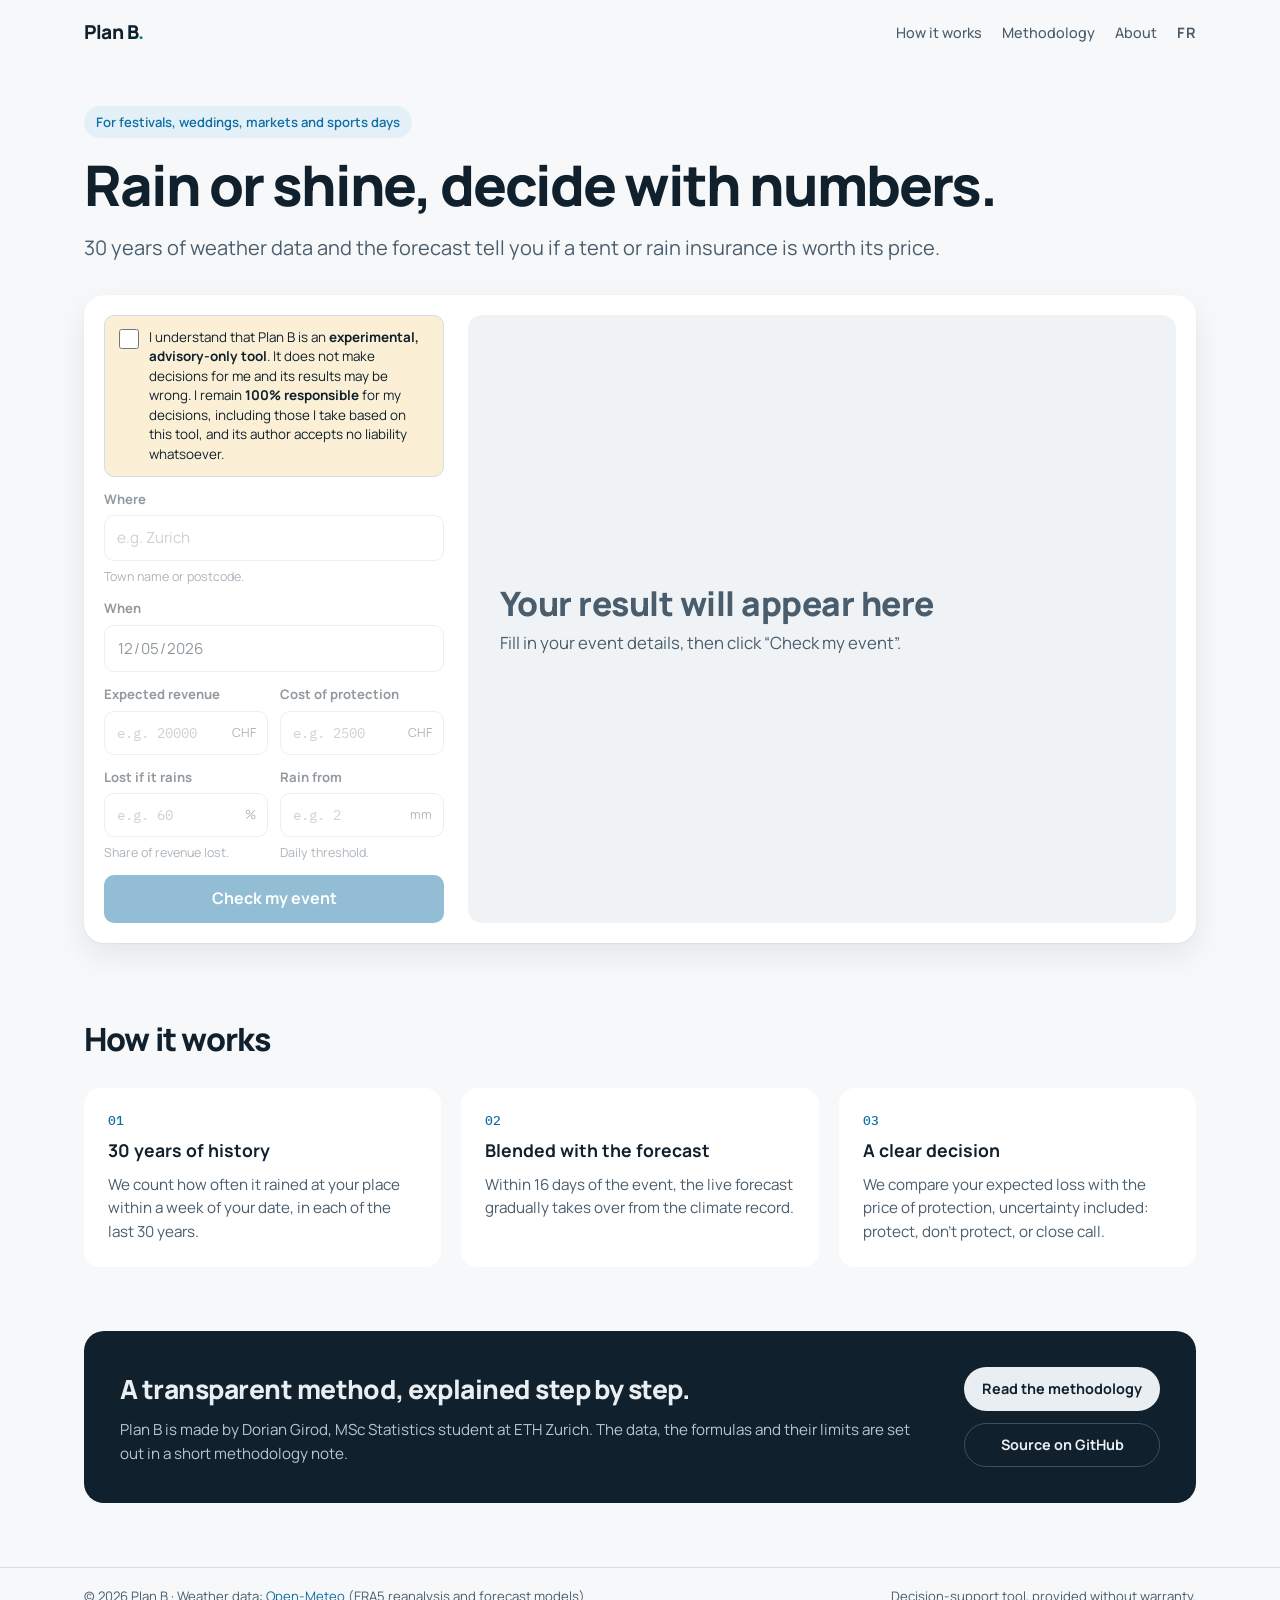
<file: docs/index.html>
<!doctype html>
<html lang="en">
<head>
<meta charset="utf-8">
<meta name="viewport" content="width=device-width, initial-scale=1, viewport-fit=cover">
<title>Plan B — Weather risk for outdoor events</title>
<meta name="description" content="Should you pay for a tent, an indoor fallback or rain insurance? 30 years of weather data and the current forecast give you a clear answer in CHF.">
<meta property="og:title" content="Plan B — Rain or shine, decide with numbers">
<meta property="og:description" content="Should you pay for a tent or rain insurance? 30 years of weather data and the current forecast give you the answer in CHF.">
<meta property="og:type" content="website">
<meta property="og:url" content="https://planb-meteo.ch/">
<meta property="og:site_name" content="Plan B">
<meta property="og:locale" content="en_GB">
<meta property="og:image" content="https://planb-meteo.ch/og-image-2x.png">
<meta property="og:image:width" content="2400">
<meta property="og:image:height" content="1260">
<meta property="og:image:alt" content="Plan B: rain or shine, decide with numbers. Example result: protect, 31% chance of rain.">
<meta name="twitter:card" content="summary_large_image">
<link rel="canonical" href="https://planb-meteo.ch/">
<meta name="theme-color" content="#10202c">
<link rel="icon" href="favicon.ico?v=3" sizes="48x48">
<link rel="icon" type="image/svg+xml" href="favicon.svg?v=3">
<link rel="icon" type="image/png" sizes="32x32" href="favicon-32.png?v=3">
<link rel="icon" type="image/png" sizes="192x192" href="favicon-192.png?v=3">
<link rel="apple-touch-icon" href="apple-touch-icon.png?v=3">
<link rel="alternate" hreflang="en" href="index.html">
<link rel="alternate" hreflang="fr" href="fr.html">
<link rel="preconnect" href="https://fonts.googleapis.com">
<link rel="preconnect" href="https://fonts.gstatic.com" crossorigin>
<link rel="stylesheet" href="https://fonts.googleapis.com/css2?family=IBM+Plex+Mono:wght@400;500&family=Manrope:wght@400;500;600;700;800&display=swap">
<link rel="stylesheet" href="style.css?v=2026-10-23j">
</head>
<body>
<header class="site-header">
  <div class="container">
    <a class="logo" href="index.html" aria-label="Plan B, home">Plan B<span>.</span></a>
    <nav class="nav" aria-label="Main">
      <a class="hide-sm" href="#how">How it works</a>
      <a class="hide-sm" href="rain-model.pdf" target="_blank" rel="noopener">Methodology</a>
      <a class="hide-sm" href="#about">About</a>
      <a class="lang" href="fr.html" lang="fr" hreflang="fr">FR</a>
    </nav>
  </div>
</header>

<main>
  <section class="container hero">
    <span class="pill">For festivals, weddings, markets and sports days</span>
    <h1>Rain or shine, decide with numbers.</h1>
    <p>30 years of weather data and the forecast tell you if a tent or rain insurance is worth its price.</p>
  </section>

  <section class="container" aria-label="Risk calculator">
    <div class="tool" id="tool">
      <form id="f" novalidate>
        <div class="consent full">
          <input id="ok" type="checkbox" required>
          <label for="ok">I understand that Plan B is an <strong>experimental, advisory-only tool</strong>. It does not make decisions for me and its results may be wrong. I remain <strong>100% responsible</strong> for my decisions, including those I take based on this tool, and its author accepts no liability whatsoever.</label>
        </div>
        <fieldset id="fields" class="fs" disabled>
        <div class="field full">
          <label for="place">Where</label>
          <input id="place" placeholder="e.g. Zurich" autocomplete="off" required>
          <small id="placeinfo" class="placeinfo" aria-live="polite">Town name or postcode.</small>
        </div>
        <div class="field full">
          <label for="date">When</label>
          <input id="date" type="date" required>
        </div>
        <div class="field">
          <label for="rev">Expected revenue</label>
          <div class="unit"><input id="rev" type="number" min="0" step="500" placeholder="e.g. 20000" inputmode="numeric" required><span>CHF</span></div>
        </div>
        <div class="field">
          <label for="cost">Cost of protection</label>
          <div class="unit"><input id="cost" type="number" min="0" step="100" placeholder="e.g. 2500" inputmode="numeric" required><span>CHF</span></div>
        </div>
        <div class="field">
          <label for="lam">Lost if it rains</label>
          <div class="unit"><input id="lam" type="number" min="0" max="100" step="5" placeholder="e.g. 60" inputmode="numeric" required><span>%</span></div>
          <small>Share of revenue lost.</small>
        </div>
        <div class="field">
          <label for="thr">Rain from</label>
          <div class="unit"><input id="thr" type="number" min="0.1" step="0.5" placeholder="e.g. 2" inputmode="decimal" required><span>mm</span></div>
          <small>Daily threshold.</small>
        </div>
        <button id="go" type="submit">Check my event</button>
        </fieldset>
      </form>

      <div class="result empty" id="result">
        <div class="verdict" id="verdict" aria-live="polite">
          <span class="tag" id="vtag">—</span>
          <h2 id="vtitle">Your result will appear here</h2>
          <p id="vtext">Fill in your event details, then click “Check my event”.</p>
          <div class="status" id="status" role="status"></div>
        </div>
        <div class="figs">
          <div class="fig"><span class="k">Chance of rain</span><span class="v" id="fp">—</span><span class="s" id="fps"></span></div>
          <div class="fig"><span class="k">Loss if it rains</span><span class="v" id="fl">—</span><span class="s" id="fls"></span></div>
          <div class="fig"><span class="k">Expected loss</span><span class="v" id="fe">—</span><span class="s" id="fes"></span></div>
          <div class="fig"><span class="k">Break-even</span><span class="v" id="fs">—</span><span class="s" id="fss"></span></div>
        </div>
      </div>
    </div>
  </section>

  <section class="container how" id="how">
    <h2 class="section">How it works</h2>
    <ol class="steps">
      <li><span class="n">01</span><h3>30 years of history</h3><p>We count how often it rained at your place within a week of your date, in each of the last 30 years.</p></li>
      <li><span class="n">02</span><h3>Blended with the forecast</h3><p>Within 16 days of the event, the live forecast gradually takes over from the climate record.</p></li>
      <li><span class="n">03</span><h3>A clear decision</h3><p>We compare your expected loss with the price of protection, uncertainty included: protect, don't protect, or close call.</p></li>
    </ol>
  </section>

  <section class="container about" id="about">
    <div class="band">
      <div class="band-text">
        <h2>A transparent method, explained step by step.</h2>
        <p>Plan B is made by Dorian Girod, MSc Statistics student at ETH Zurich. The data, the formulas and their limits are set out in a short methodology note.</p>
      </div>
      <div class="actions">
        <a class="btn light" href="rain-model.pdf" target="_blank" rel="noopener">Read the methodology</a>
        <a class="btn ghost" href="https://github.com/doriangirod/plan-b" target="_blank" rel="noopener">Source on GitHub</a>
      </div>
    </div>
  </section>
</main>

<footer class="site-footer">
  <div class="container">
    <p>© 2026 Plan B · Weather data: <a href="https://open-meteo.com/" target="_blank" rel="noopener">Open-Meteo</a> (ERA5 reanalysis and forecast models)</p>
    <p>Decision-support tool, provided without warranty.</p>
  </div>
</footer>
<script src="app.js?v=2026-10-23j"></script>
</body>
</html>
</file>
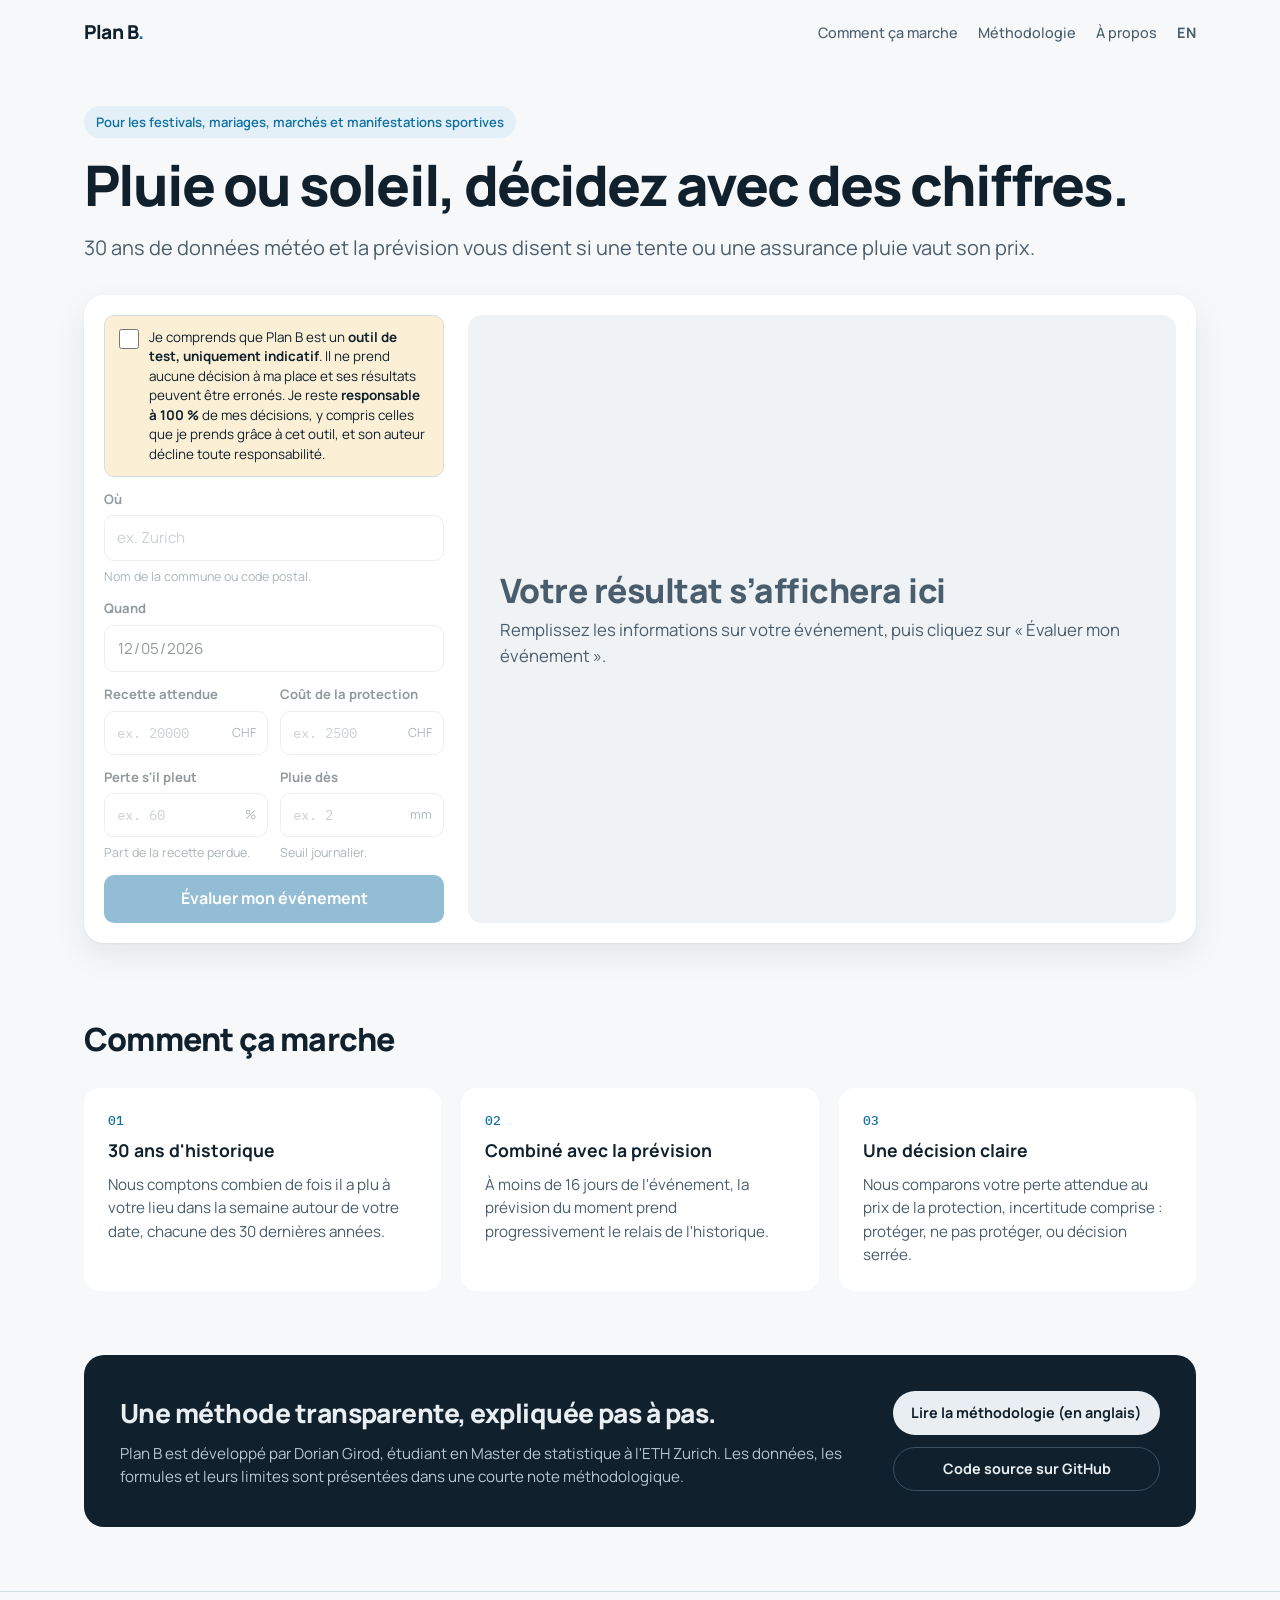
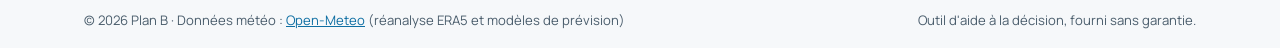
<file: docs/fr.html>
<!doctype html>
<html lang="fr">
<head>
<meta charset="utf-8">
<meta name="viewport" content="width=device-width, initial-scale=1, viewport-fit=cover">
<title>Plan B — Le risque météo pour vos événements en plein air</title>
<meta name="description" content="Faut-il payer une tente, une salle de repli ou une assurance pluie ? 30 ans de données météo et la prévision du moment vous donnent une réponse claire en CHF.">
<meta property="og:title" content="Plan B — Pluie ou soleil, décidez avec des chiffres">
<meta property="og:description" content="Faut-il payer une tente ou une assurance pluie ? 30 ans de données météo et la prévision du moment vous donnent la réponse en CHF.">
<meta property="og:type" content="website">
<meta property="og:url" content="https://planb-meteo.ch/fr.html">
<meta property="og:site_name" content="Plan B">
<meta property="og:locale" content="fr_CH">
<meta property="og:image" content="https://planb-meteo.ch/og-image-fr-2x.png">
<meta property="og:image:width" content="2400">
<meta property="og:image:height" content="1260">
<meta property="og:image:alt" content="Plan B : pluie ou soleil, décidez avec des chiffres. Exemple de résultat : protéger, 31 % de risque de pluie.">
<meta name="twitter:card" content="summary_large_image">
<link rel="canonical" href="https://planb-meteo.ch/fr.html">
<meta name="theme-color" content="#10202c">
<link rel="icon" href="favicon.ico?v=3" sizes="48x48">
<link rel="icon" type="image/svg+xml" href="favicon.svg?v=3">
<link rel="icon" type="image/png" sizes="32x32" href="favicon-32.png?v=3">
<link rel="icon" type="image/png" sizes="192x192" href="favicon-192.png?v=3">
<link rel="apple-touch-icon" href="apple-touch-icon.png?v=3">
<link rel="alternate" hreflang="en" href="index.html">
<link rel="alternate" hreflang="fr" href="fr.html">
<link rel="preconnect" href="https://fonts.googleapis.com">
<link rel="preconnect" href="https://fonts.gstatic.com" crossorigin>
<link rel="stylesheet" href="https://fonts.googleapis.com/css2?family=IBM+Plex+Mono:wght@400;500&family=Manrope:wght@400;500;600;700;800&display=swap">
<link rel="stylesheet" href="style.css?v=2026-10-23j">
</head>
<body>
<header class="site-header">
  <div class="container">
    <a class="logo" href="fr.html" aria-label="Plan B, accueil">Plan B<span>.</span></a>
    <nav class="nav" aria-label="Navigation principale">
      <a class="hide-sm" href="#how">Comment ça marche</a>
      <a class="hide-sm" href="rain-model.pdf" target="_blank" rel="noopener">Méthodologie</a>
      <a class="hide-sm" href="#about">À propos</a>
      <a class="lang" href="index.html" lang="en" hreflang="en">EN</a>
    </nav>
  </div>
</header>

<main>
  <section class="container hero">
    <span class="pill">Pour les festivals, mariages, marchés et manifestations sportives</span>
    <h1>Pluie ou soleil, décidez avec des chiffres.</h1>
    <p>30 ans de données météo et la prévision vous disent si une tente ou une assurance pluie vaut son prix.</p>
  </section>

  <section class="container" aria-label="Calculateur de risque">
    <div class="tool" id="tool">
      <form id="f" novalidate>
        <div class="consent full">
          <input id="ok" type="checkbox" required>
          <label for="ok">Je comprends que Plan B est un <strong>outil de test, uniquement indicatif</strong>. Il ne prend aucune décision à ma place et ses résultats peuvent être erronés. Je reste <strong>responsable à 100 %</strong> de mes décisions, y compris celles que je prends grâce à cet outil, et son auteur décline toute responsabilité.</label>
        </div>
        <fieldset id="fields" class="fs" disabled>
        <div class="field full">
          <label for="place">Où</label>
          <input id="place" placeholder="ex. Zurich" autocomplete="off" required>
          <small id="placeinfo" class="placeinfo" aria-live="polite">Nom de la commune ou code postal.</small>
        </div>
        <div class="field full">
          <label for="date">Quand</label>
          <input id="date" type="date" required>
        </div>
        <div class="field">
          <label for="rev">Recette attendue</label>
          <div class="unit"><input id="rev" type="number" min="0" step="500" placeholder="ex. 20000" inputmode="numeric" required><span>CHF</span></div>
        </div>
        <div class="field">
          <label for="cost">Coût de la protection</label>
          <div class="unit"><input id="cost" type="number" min="0" step="100" placeholder="ex. 2500" inputmode="numeric" required><span>CHF</span></div>
        </div>
        <div class="field">
          <label for="lam">Perte s'il pleut</label>
          <div class="unit"><input id="lam" type="number" min="0" max="100" step="5" placeholder="ex. 60" inputmode="numeric" required><span>%</span></div>
          <small>Part de la recette perdue.</small>
        </div>
        <div class="field">
          <label for="thr">Pluie dès</label>
          <div class="unit"><input id="thr" type="number" min="0.1" step="0.5" placeholder="ex. 2" inputmode="decimal" required><span>mm</span></div>
          <small>Seuil journalier.</small>
        </div>
        <button id="go" type="submit">Évaluer mon événement</button>
        </fieldset>
      </form>

      <div class="result empty" id="result">
        <div class="verdict" id="verdict" aria-live="polite">
          <span class="tag" id="vtag">—</span>
          <h2 id="vtitle">Votre résultat s’affichera ici</h2>
          <p id="vtext">Remplissez les informations sur votre événement, puis cliquez sur « Évaluer mon événement ».</p>
          <div class="status" id="status" role="status"></div>
        </div>
        <div class="figs">
          <div class="fig"><span class="k">Risque de pluie</span><span class="v" id="fp">—</span><span class="s" id="fps"></span></div>
          <div class="fig"><span class="k">Perte s'il pleut</span><span class="v" id="fl">—</span><span class="s" id="fls"></span></div>
          <div class="fig"><span class="k">Perte attendue</span><span class="v" id="fe">—</span><span class="s" id="fes"></span></div>
          <div class="fig"><span class="k">Seuil de rentabilité</span><span class="v" id="fs">—</span><span class="s" id="fss"></span></div>
        </div>
      </div>
    </div>
  </section>

  <section class="container how" id="how">
    <h2 class="section">Comment ça marche</h2>
    <ol class="steps">
      <li><span class="n">01</span><h3>30 ans d'historique</h3><p>Nous comptons combien de fois il a plu à votre lieu dans la semaine autour de votre date, chacune des 30 dernières années.</p></li>
      <li><span class="n">02</span><h3>Combiné avec la prévision</h3><p>À moins de 16 jours de l'événement, la prévision du moment prend progressivement le relais de l'historique.</p></li>
      <li><span class="n">03</span><h3>Une décision claire</h3><p>Nous comparons votre perte attendue au prix de la protection, incertitude comprise : protéger, ne pas protéger, ou décision serrée.</p></li>
    </ol>
  </section>

  <section class="container about" id="about">
    <div class="band">
      <div class="band-text">
        <h2>Une méthode transparente, expliquée pas à pas.</h2>
        <p>Plan B est développé par Dorian Girod, étudiant en Master de statistique à l'ETH Zurich. Les données, les formules et leurs limites sont présentées dans une courte note méthodologique.</p>
      </div>
      <div class="actions">
        <a class="btn light" href="rain-model.pdf" target="_blank" rel="noopener">Lire la méthodologie (en anglais)</a>
        <a class="btn ghost" href="https://github.com/doriangirod/plan-b" target="_blank" rel="noopener">Code source sur GitHub</a>
      </div>
    </div>
  </section>
</main>

<footer class="site-footer">
  <div class="container">
    <p>© 2026 Plan B · Données météo : <a href="https://open-meteo.com/" target="_blank" rel="noopener">Open-Meteo</a> (réanalyse ERA5 et modèles de prévision)</p>
    <p>Outil d'aide à la décision, fourni sans garantie.</p>
  </div>
</footer>
<script src="app.js?v=2026-10-23j"></script>
</body>
</html>
</file>
<file: docs/style.css>
/* Plan B — direction « page produit » (23.10.2026).
   En-tête, accroche, outil dans une carte, « Comment ça marche », « À propos », pied de page.
   Les identifiants utilisés par app.js (f, place, date, rev, lam, thr, cost, go, verdict, vtag,
   vtitle, vtext, status, fp…fss, .figs) ne doivent pas changer. Graphique retiré le 23.10.2026. */
:root{
  --bg:#f6f8fa; --surface:#ffffff; --sunk:#f0f3f6; --ink:#10202c; --muted:#4a5d6c; --line:#d3dde4;
  --accent:#0f6fa3; --accent-ink:#ffffff; --accent-soft:#e3f0f7;
  --good:#1f7a4d; --good-soft:#e2f3e9; --warn:#8a5a00; --warn-soft:#fbf0d6; --bad:#a34100; --bad-soft:#ffe9d6;
  --band:#10202c; --band-ink:#e8eef2; --band-muted:#b7c6d1; --band-line:#3a5163;
  --shadow:0 1px 2px rgba(16,32,44,.06),0 12px 32px rgba(16,32,44,.08);
  --f-body:"Manrope",system-ui,-apple-system,"Segoe UI",sans-serif;
  --f-data:"IBM Plex Mono",ui-monospace,"SFMono-Regular",Menlo,monospace;
  color-scheme:light;
}
@media (prefers-color-scheme: dark){ :root:not([data-theme="light"]){
  --bg:#0d151c; --surface:#141f29; --sunk:#0f1921; --ink:#e6edf2; --muted:#9fb0bd; --line:#2a3a47;
  --accent:#6cb8ec; --accent-ink:#0d151c; --accent-soft:#16303f;
  --good:#5cbf88; --good-soft:#163024; --warn:#e2a23e; --warn-soft:#33270f; --bad:#f5a05a; --bad-soft:#3a2414;
  --band:#1a2833; --band-ink:#e6edf2; --band-muted:#a9bac6; --band-line:#34495a;
  --shadow:0 1px 2px rgba(0,0,0,.3),0 12px 32px rgba(0,0,0,.35);
  color-scheme:dark; } }
:root[data-theme="dark"]{
  --bg:#0d151c; --surface:#141f29; --sunk:#0f1921; --ink:#e6edf2; --muted:#9fb0bd; --line:#2a3a47;
  --accent:#6cb8ec; --accent-ink:#0d151c; --accent-soft:#16303f;
  --good:#5cbf88; --good-soft:#163024; --warn:#e2a23e; --warn-soft:#33270f; --bad:#f5a05a; --bad-soft:#3a2414;
  --band:#1a2833; --band-ink:#e6edf2; --band-muted:#a9bac6; --band-line:#34495a;
  --shadow:0 1px 2px rgba(0,0,0,.3),0 12px 32px rgba(0,0,0,.35);
  color-scheme:dark; }

*{box-sizing:border-box}
html{scroll-behavior:smooth}
@media (prefers-reduced-motion:reduce){html{scroll-behavior:auto}}
body{margin:0;background:var(--bg);color:var(--ink);font:16px/1.55 var(--f-body);-webkit-font-smoothing:antialiased}
a{color:var(--accent)}
.container{max-width:1160px;margin:0 auto;padding-left:max(16px,env(safe-area-inset-left,0px));padding-right:max(16px,env(safe-area-inset-right,0px))}
@media (min-width:640px){.container{padding-left:24px;padding-right:24px}}
:focus-visible{outline:2px solid var(--accent);outline-offset:2px}

/* ---------- En-tête ---------- */
.site-header .container{display:flex;justify-content:space-between;align-items:center;gap:12px 20px;flex-wrap:wrap;padding-top:18px;padding-bottom:18px}
.logo{font-weight:800;font-size:1.2rem;letter-spacing:-.02em;color:var(--ink);text-decoration:none}
.logo span{color:var(--accent)}
.nav{display:flex;align-items:center;gap:6px 20px;flex-wrap:wrap;font-size:.9rem;font-weight:500}
.nav a{color:var(--muted);text-decoration:none}
.nav a:hover{color:var(--ink)}
.nav .lang{font-weight:700;letter-spacing:.02em}
@media (max-width:640px){.nav .hide-sm{display:none}}

/* ---------- Accroche ---------- */
.hero{padding-top:40px;padding-bottom:32px;display:grid;gap:16px;justify-items:start}
.pill{font-size:.82rem;font-weight:600;color:var(--accent);background:var(--accent-soft);padding:6px 12px;border-radius:99px}
/* Titre et sous-titre sur une ligne dès ~700 px de large (taille calée sur le texte français, le plus long). */
.hero h1{margin:0;font-size:clamp(1.9rem,calc((100vw - 48px)/19.2),3.5rem);line-height:1.1;font-weight:800;letter-spacing:-.035em;text-wrap:balance}
.hero p{margin:0;font-size:clamp(1rem,calc((100vw - 48px)/48),1.25rem);color:var(--muted)}

/* ---------- Outil ---------- */
.tool{background:var(--surface);border-radius:20px;box-shadow:var(--shadow);padding:20px;display:grid;
  grid-template-columns:minmax(0,340px) minmax(0,1fr);gap:24px;scroll-margin-top:16px}
@media (max-width:860px){.tool{grid-template-columns:minmax(0,1fr);padding:16px}}

form{display:grid;grid-template-columns:repeat(2,minmax(0,1fr));gap:12px;align-content:start}
.field{display:grid;gap:6px;min-width:0;align-content:start}
.field.full{grid-column:1/-1}
.field label{font-size:.82rem;font-weight:700}
.field small{color:var(--muted);font-size:.78rem}
/* Lieu trouvé : pastille verte + texte plus foncé, lien vers la carte */
.placeinfo.found{color:var(--ink);display:grid;grid-template-columns:auto 1fr;column-gap:6px;align-items:baseline}
.placeinfo .where{font-weight:600}
.placeinfo .details{grid-column:2;color:var(--muted)}
.placeinfo.found::before{content:"";width:.6em;height:.6em;border-radius:50%;background:var(--good);align-self:center}
.placeinfo a{color:var(--accent);font-weight:600;white-space:nowrap}
input{font:inherit;font-size:.95rem;color:var(--ink);background:var(--surface);border:1px solid var(--line);border-radius:10px;
  padding:10px 12px;min-height:44px;width:100%;min-width:0}
/* Safari iOS : la case de date garde une largeur minimale native et déborde ; on la neutralise. */
input[type="date"]{-webkit-appearance:none;appearance:none;display:block;max-width:100%;min-width:0;text-align:left}
input[type="date"]::-webkit-date-and-time-value{text-align:left;margin:0}
input[type="date"]::-webkit-calendar-picker-indicator{margin-left:auto}
input:focus-visible{outline:2px solid var(--accent);outline-offset:0;border-color:var(--accent)}
.unit{position:relative}
.unit input{padding-right:48px;font-family:var(--f-data);font-size:.9rem;font-variant-numeric:tabular-nums}
.unit span{position:absolute;right:12px;top:50%;transform:translateY(-50%);color:var(--muted);font-size:.78rem;pointer-events:none}
button{grid-column:1/-1;font:inherit;font-weight:700;font-size:1rem;background:var(--accent);color:var(--accent-ink);border:0;border-radius:10px;min-height:48px;cursor:pointer}
button:hover{filter:brightness(1.07)}
button[disabled]{opacity:.6;cursor:progress}

.result{background:var(--sunk);border-radius:14px;padding:clamp(20px,3vw,32px);display:flex;flex-direction:column;justify-content:center;gap:20px;min-width:0}
.verdict{display:grid;gap:6px}
.verdict .tag{justify-self:start;font:700 .72rem/1 var(--f-body);letter-spacing:.06em;text-transform:uppercase;padding:6px 10px;border-radius:99px;background:var(--line);color:var(--ink)}
.verdict h2{margin:0;font-size:clamp(1.5rem,3vw,2.1rem);line-height:1.25;font-weight:800;letter-spacing:-.015em;text-wrap:balance}
.verdict p{margin:0;color:var(--muted);max-width:62ch;font-size:1.05rem}
.verdict.protect .tag{background:var(--bad-soft);color:var(--bad)}
.verdict.skip .tag{background:var(--good-soft);color:var(--good)}
.verdict.close .tag{background:var(--warn-soft);color:var(--warn)}
.status{font-size:.88rem;color:var(--muted)}
.status:empty{display:none}
.status.err{color:var(--bad)}

.figs{display:grid;grid-template-columns:repeat(2,minmax(0,1fr));gap:20px 24px;border-top:1px solid var(--line);padding-top:20px}
.fig{display:grid;gap:2px;align-content:start;min-width:0}
.fig .k{font-size:.85rem;color:var(--muted)}
.fig .v{font:500 clamp(1.4rem,2.6vw,1.9rem)/1.2 var(--f-data);font-variant-numeric:tabular-nums}
.fig .s{font:.8rem/1.4 var(--f-data);color:var(--muted)}

@media (prefers-reduced-motion:no-preference){.verdict,.figs{transition:opacity .2s}}
.dim{opacity:.45}
/* Avant le premier calcul : seulement le titre d'invitation, pas d'étiquette ni de chiffres */
.result.empty .tag,.result.empty .figs{display:none}
.result.empty .verdict h2{color:var(--muted)}
input::placeholder{color:var(--muted);opacity:.6}

/* ---------- Comment ça marche ---------- */
.how{padding-top:72px;padding-bottom:16px;display:grid;gap:24px;scroll-margin-top:16px}
h2.section{margin:0;font-size:clamp(1.6rem,3vw,2rem);font-weight:800;letter-spacing:-.025em}
.steps{display:grid;grid-template-columns:repeat(auto-fit,minmax(240px,1fr));gap:20px;margin:0;padding:0;list-style:none}
.steps li{background:var(--surface);border-radius:16px;padding:24px;display:grid;gap:8px;align-content:start}
.steps .n{font:500 .82rem var(--f-data);color:var(--accent)}
.steps h3{margin:0;font-size:1.1rem;font-weight:700}
.steps p{margin:0;color:var(--muted);font-size:.95rem}

/* ---------- À propos ---------- */
.about{padding-top:48px;padding-bottom:64px;scroll-margin-top:16px}
/* Bande « À propos » : texte à gauche (titre sur 1 ligne, paragraphe sur 2), boutons empilés contre le bord droit. */
.band{background:var(--band);color:var(--band-ink);border-radius:20px;padding:clamp(24px,4vw,36px);display:flex;
  flex-wrap:wrap;justify-content:space-between;align-items:center;gap:24px 32px}
.band-text{flex:1 1 560px;min-width:0}
.band h2{margin:0;font-size:clamp(1.4rem,2.6vw,1.65rem);font-weight:800;letter-spacing:-.02em;text-wrap:balance}
.band p{margin:8px 0 0;color:var(--band-muted);font-size:.95rem}
.actions{display:flex;flex-direction:column;gap:12px;margin-left:auto}
@media (max-width:700px){.actions{margin-left:0;width:100%}}
.btn{display:inline-flex;align-items:center;justify-content:center;min-height:44px;padding:0 18px;border-radius:99px;font-weight:700;font-size:.9rem;text-decoration:none}
.btn.light{background:var(--band-ink);color:var(--band)}
.btn.ghost{border:1px solid var(--band-line);color:var(--band-ink)}
.btn:hover{opacity:.9}

/* ---------- Pied de page ---------- */
.site-footer{border-top:1px solid var(--line)}
.site-footer .container{display:flex;justify-content:space-between;gap:8px 24px;flex-wrap:wrap;padding-top:18px;
  padding-bottom:max(18px,env(safe-area-inset-bottom,0px));font-size:.82rem;color:var(--muted)}
.site-footer p{margin:0}

/* Décharge de responsabilité : à cocher avant de pouvoir saisir (23.10.2026) */
.consent{grid-column:1/-1;display:grid;grid-template-columns:auto 1fr;gap:10px;align-items:start;
  background:var(--warn-soft);border:1px solid var(--line);border-radius:10px;padding:12px 14px;font-size:.84rem;line-height:1.45}
.consent input{width:20px;height:20px;min-height:0;margin:1px 0 0;padding:0;accent-color:var(--accent);cursor:pointer}
.consent label{cursor:pointer}
.fs{display:contents;border:0;margin:0;padding:0;min-width:0}
.fs[disabled] .field,.fs[disabled] button{opacity:.45}
</file>
